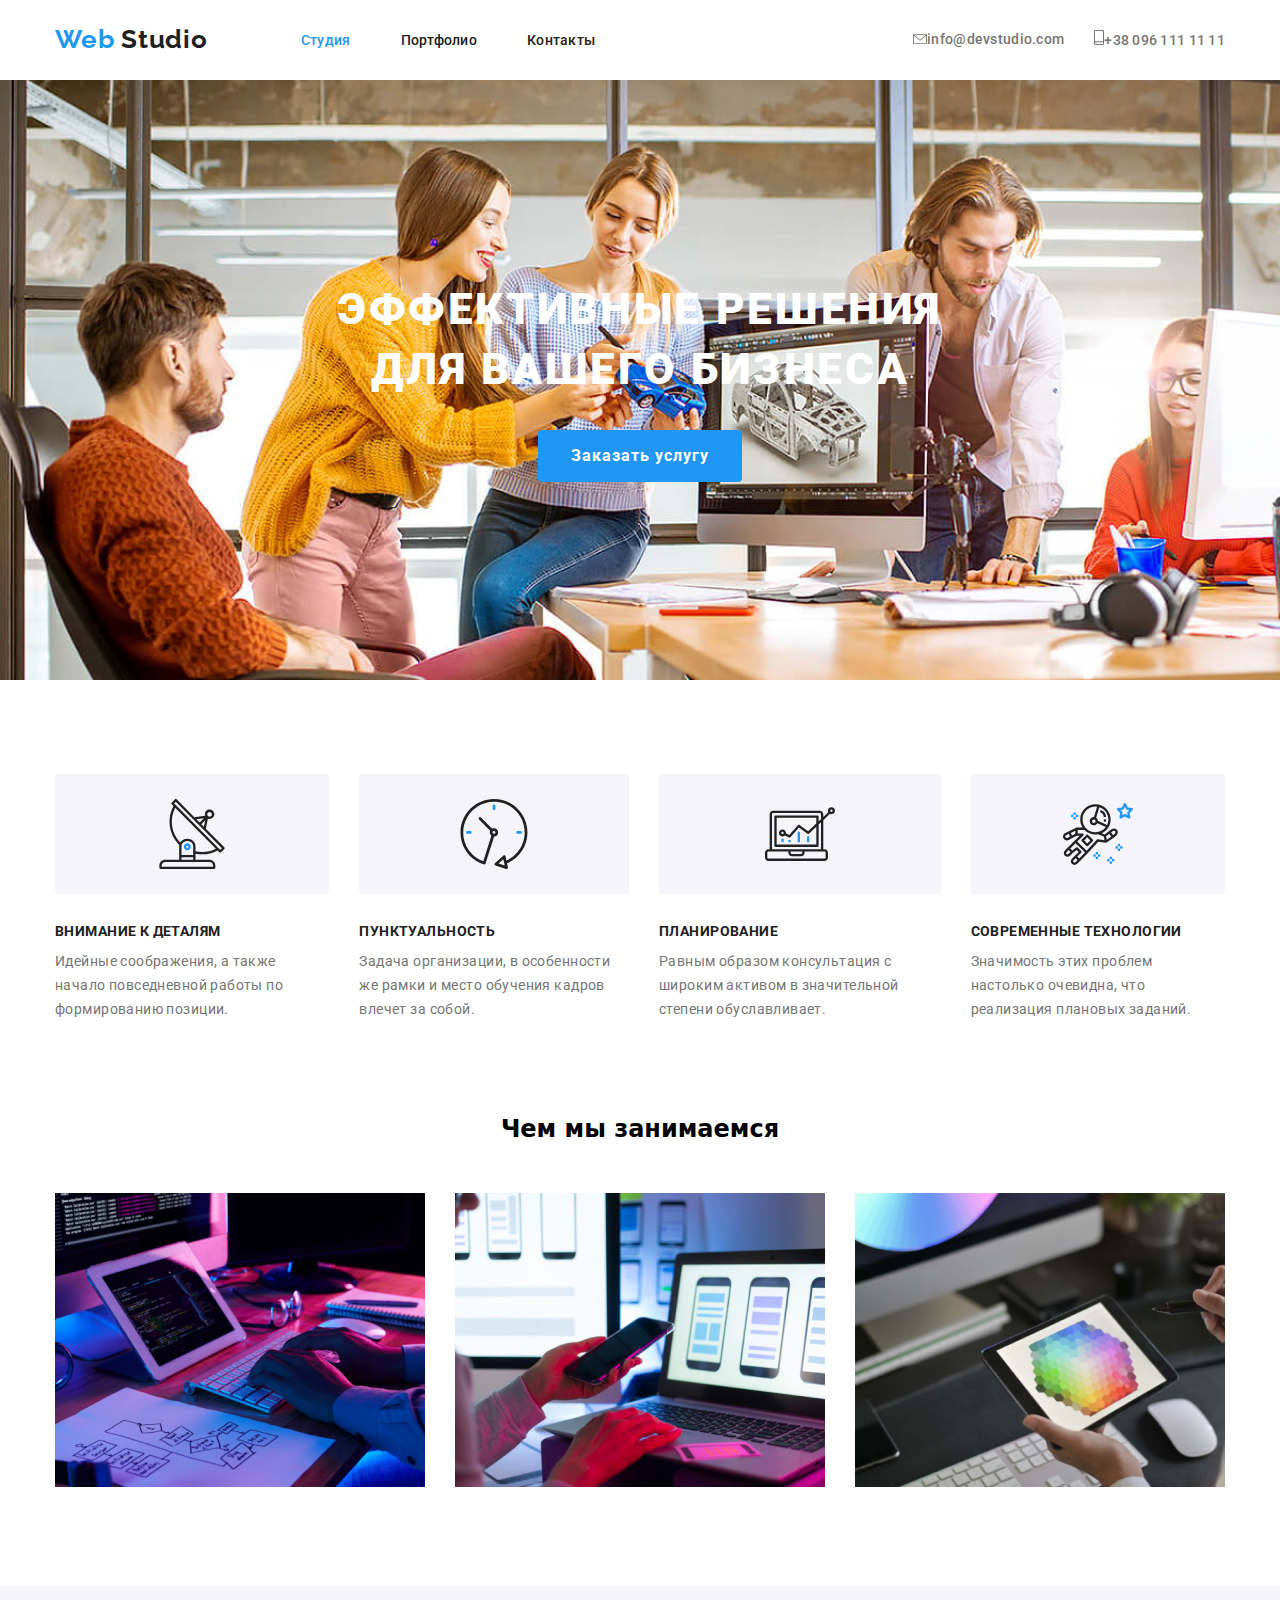
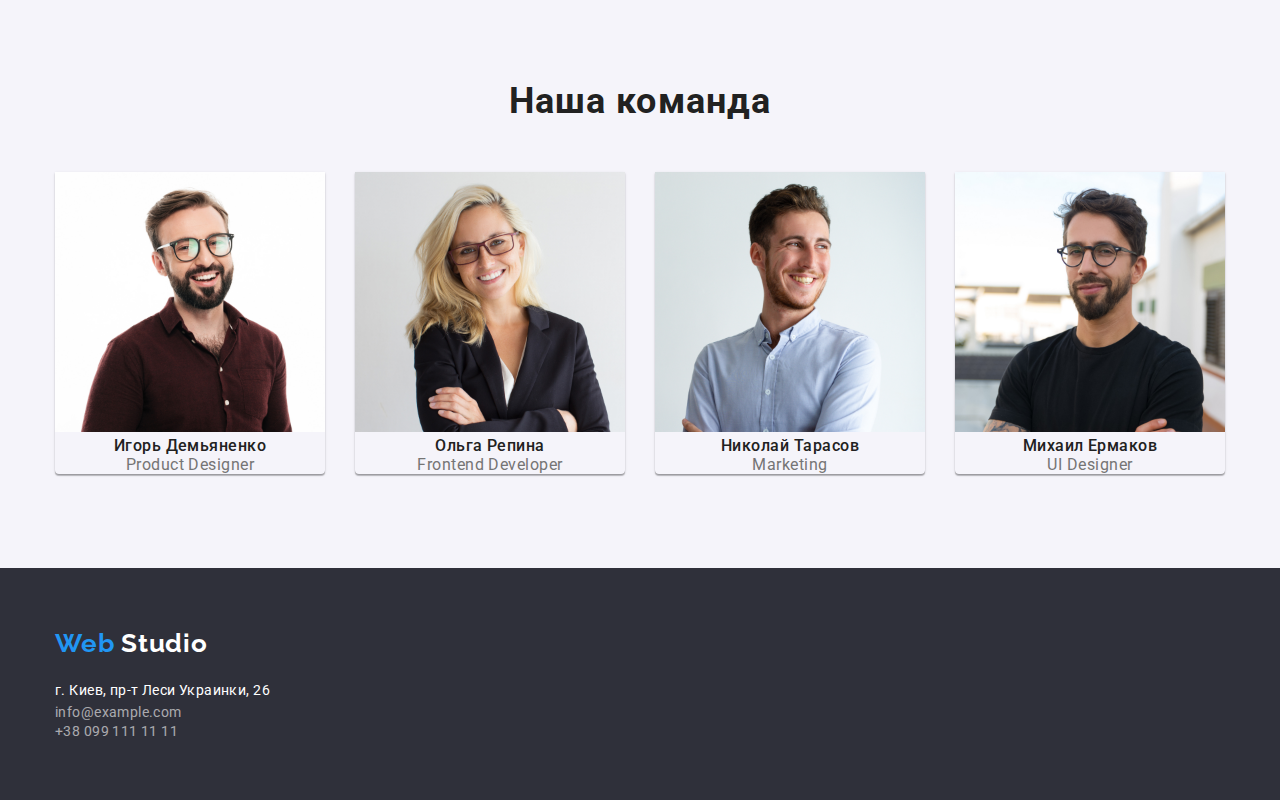
<file: index.html>
<!DOCTYPE html>
<html lang="ru">

<head>
    <meta charset="UTF-8" />
    <meta name="viewport" content="width=device-width, initial-scale=1.0" />
    <title>Студия</title>

    <link
        href="https://fonts.googleapis.com/css2?family=Raleway:wght@700&family=Roboto:wght@400;500;700;900&display=swap"
        rel="stylesheet"><!-- подключаем шрифт -->
    <link rel="stylesheet"
        href="https://cdnjs.cloudflare.com/ajax/libs/modern-normalize/0.7.0/modern-normalize.min.css" />
    <!-- нормализатор стилей -->
    <link rel="stylesheet" href="./css/styles.css">
    <!-- <link rel="stylesheet" href="./css/box.css"> -->
</head>

<body>
    <header>
        <div class="container flex">
            <nav class="main-nav flex">
                <a href="./index.html" class="logo link" aria-label="логотип" lang="en">
                    <span class="color">Web</span> Studio
                </a>
                <ul class="site-nav list flex">
                    <li class="item"><a href="./index.html" class="link current">Студия</a></li>
                    <li class="item"><a href="./portfolio.html" class="link">Портфолио</a></li>
                    <li class="item"><a href="#address" class="link">Контакты</a></li>
                </ul>
            </nav>

            <ul class="contacts list flex">
                <li class="item">
                    <a href="#" class="contacts-imail link">
                        <img src="./images/imail.svg" alt="значек имэйла">info@devstudio.com</a>
                </li>
                <li class="item">
                    <a href="tel:+380961111111" class="contacts-phone link">
                        <img src="./images/phone.svg" alt="значек телефона">+38 096 111
                        11
                        11</a>
                </li>
            </ul>
        </div>
    </header>


    <main>
        <section class="hero container-hero">
            <h1 class="hero-title">Эффективные решения для вашего бизнеса</h1>
            <button type="button" class="button">Заказать услугу </button>
        </section>


        <section class="section">
            <div class="container">
                <h2 hidden>Оссобенности</h2>
                <ul class="about list flex">
                    <li class="item">
                        <div class="img flex"><img src="./images/antenna.svg" alt="Спутниковая антена"></div>
                        <h3 class="section-title">Внимание к деталям</h3>
                        <p class="section-text">Идейные соображения, а также начало повседневной работы по формированию
                            позиции.</p>
                    </li>
                    <li class="item">
                        <div class="img flex"><img src="./images/clock.svg" alt="часы"></div>
                        <h3 class="section-title">Пунктуальность</h3>
                        <p class="section-text">Задача организации, в особенности же рамки и место обучения кадров
                            влечет за собой.
                        </p>
                    </li>
                    <li class="item">
                        <div class="img flex"><img src="./images/diagram.svg" alt="Компьютер с диаграмой"></div>
                        <h3 class="section-title">Планирование</h3>
                        <p class="section-text">Равным образом консультация с широким активом в значительной степени
                            обуславливает.
                        </p>
                    </li>
                    <li class="item">
                        <div class="img flex"><img src="./images/gagarin.svg" alt="Астронафт"></div>
                        <h3 class="section-title">Современные технологии</h3>
                        <p class="section-text">Значимость этих проблем настолько очевидна, что реализация плановых
                            заданий.</p>
                    </li>
                </ul>
            </div>
        </section>


        <section class="work">
            <div class="container">
                <h2 class="work-title">Чем мы занимаемся</h2>
                <ul class="list flex">
                    <li class="item">
                        <img src="./images/comp.jpg" alt="ноутбук" width="370" height="294">
                        <!-- <p class="work-text">Десктопные приложения</p> -->
                    </li>
                    <li class="item">
                        <img src="./images/Phone2.jpg" alt="телефон" width="370" height="294">
                        <!-- <p class="work-text">Мобильные приложения</p> -->
                    </li>
                    <li class="item">
                        <img src="./images/monitor.jpg" alt="монитор" width="370" height="294">
                        <!-- <p class="work-text">Дизайнерские решения</p> -->
                    </li>
                </ul>
            </div>
        </section>


        <section class="team">
            <div class="container">
                <h2 class="team-title">Наша команда</h2>
                <ul class="list flex">
                    <li class="item">
                        <img src="./images/nikolay-kucherenko.jpg" alt="Игорь Демьяненко" width="270" height="260">
                        <p class="team-name">Игорь Демьяненко</p>
                        <p class="team-position" lang="en">Product Designer</p>
                        <ul class="list">
                            <li>
                                <a href="#" class="link" target="_blank" aria-label="сылка на instagram"></a>
                            </li>
                            <li>
                                <a href="#" class="link" target="_blank" aria-label="сылка на twitter"></a>
                            </li>
                            <li>
                                <a href="#" class="link" target="_blank" aria-label="сылка на facebook"></a>
                            </li>
                            <li>
                                <a href="#" class="link" target="_blank" aria-label="сылка на linkedin"></a>
                            </li>
                        </ul>
                    </li>
                    <li class="item">
                        <img src="./images/olga-ivanova.jpg" alt="Ольга Репина" width="270" height="260">
                        <p class="team-name">Ольга Репина</p>
                        <p class="team-position" lang="en">Frontend Developer</p>
                        <ul class="list">
                            <li>
                                <a href="#" class="link" target="_blank" aria-label="сылка на instagram"></a>
                            </li>
                            <li>
                                <a href="#" class="link" target="_blank" aria-label="сылка на twitter"></a>
                            </li>
                            <li>
                                <a href="#" class="link" target="_blank" aria-label="сылка на facebook"></a>
                            </li>
                            <li>
                                <a href="#" target="_blank" aria-label="сылка на linkedin"></a>
                            </li>
                        </ul>
                    </li>
                    <li class="item">
                        <img src="./images/andrey-shevchenko.jpg" alt="Николай Тарасов" width="270" height="260">
                        <p class="team-name">Николай Тарасов</p>
                        <p class="team-position" lang="en">Marketing</p>
                        <ul class="list">
                            <li>
                                <a href="#" class="link" target="_blank" aria-label="сылка на instagram"></a>
                            </li>
                            <li>
                                <a href="#" class="link" target="_blank" aria-label="сылка на twitter"></a>
                            </li>
                            <li>
                                <a href="#" class="link" target="_blank" aria-label="сылка на facebook"></a>
                            </li>
                            <li>
                                <a href="#" class="link" target="_blank" aria-label="сылка на linkedin"></a>
                            </li>
                        </ul>
                    </li>
                    <li class="item">
                        <img src="./images/ivan-nikolaevich.jpg" alt="Михаил Ермаков" width="270" height="260">
                        <p class="team-name">Михаил Ермаков</p>
                        <p class="team-position" lang="en">UI Designer</p>
                        <ul class="list">
                            <li>
                                <a href="#" class="link" target="_blank" aria-label="сылка на instagram"></a>
                            </li>
                            <li>
                                <a href="#" class="link" target="_blank" aria-label="сылка на twitter"></a>
                            </li>
                            <li>
                                <a href="#" class="link" target="_blank" aria-label="сылка на facebook"></a>
                            </li>
                            <li>
                                <a href="#" class="link" target="_blank" aria-label="сылка на linkedin"></a>
                            </li>
                        </ul>
                    </li>
                </ul>
            </div>
        </section>

        <!-- <section>
            <h2 class="clients">Постоянные клиенты</h2>
            <ul class="list">
                <li><a href="#" target="_blank"><img src="./images/logo-1.svg" alt="сылка на логотип клиента 1"></a>
                </li>
                <li><a href="#" target="_blank"><img src="./images/logo-2.svg" alt="сылка на логотип клиента 2"></a>
                </li>
                <li><a href="#" target="_blank"><img src="./images/logo-3.svg" alt="сылка на логотип клиента 3"></a>
                </li>
                <li><a href="#" target="_blank"><img src="./images/logo-4.svg" alt="сылка на логотип клиента 4"></a>
                </li>
                <li><a href="#" target="_blank"><img src="./images/logo-5.svg" alt="сылка на логотип клиента 5"></a>
                </li>
                <li><a href="#" target="_blank"><img src="./images/logo-6.svg" alt="сылка на логотип клиента 6"></a>
                </li>
            </ul>
        </section> -->
    </main>


    <footer>
        <div class="container">
            <div class="first-contaner">
                <a href="./index.html" class="link logo-footer" aria-label="логотип" lang="en">
                    <span class="color">Web</span> Studio
                </a>
                <address id="address" class="adress-footer">
                    <a href="https://goo.gl/maps/UruoTMuBv4FQU7uC8" target="_blank" class="adress-text link">г. Киев,
                        пр-т
                        Леси Украинки, 26</a><br>
                    <a href="#" class="adress-imail link">info@example.com</a><br>
                    <a href="tel:+380961111111" class="adress-phone link">+38 099 111 11 11</a>
                </address>
            </div>

            <!--             
            <section class="connection">
                <h2 hidden >присоеденяйтесь</h2>
                <b class="connection-title">присоединяйтесь</b>
                <ul class="list">
                    <li>
                        <a href="#" target="_blank" aria-label="сылка на instagram"></a>
                    </li>
                    <li>
                        <a href="#" target="_blank" aria-label="сылка на twitter"></a>
                    </li>
                    <li>
                        <a href="#" target="_blank" aria-label="сылка на facebook"></a>
                    </li>
                    <li>
                        <a href="#" target="_blank" aria-label="сылка на linkedin"></a>
                    </li>
                </ul>
            </section>

            <div>
                <button type="button" class="button">Подписаться</button>
            </div>-->
        </div>
    </footer>
</body>

</html>
</file>
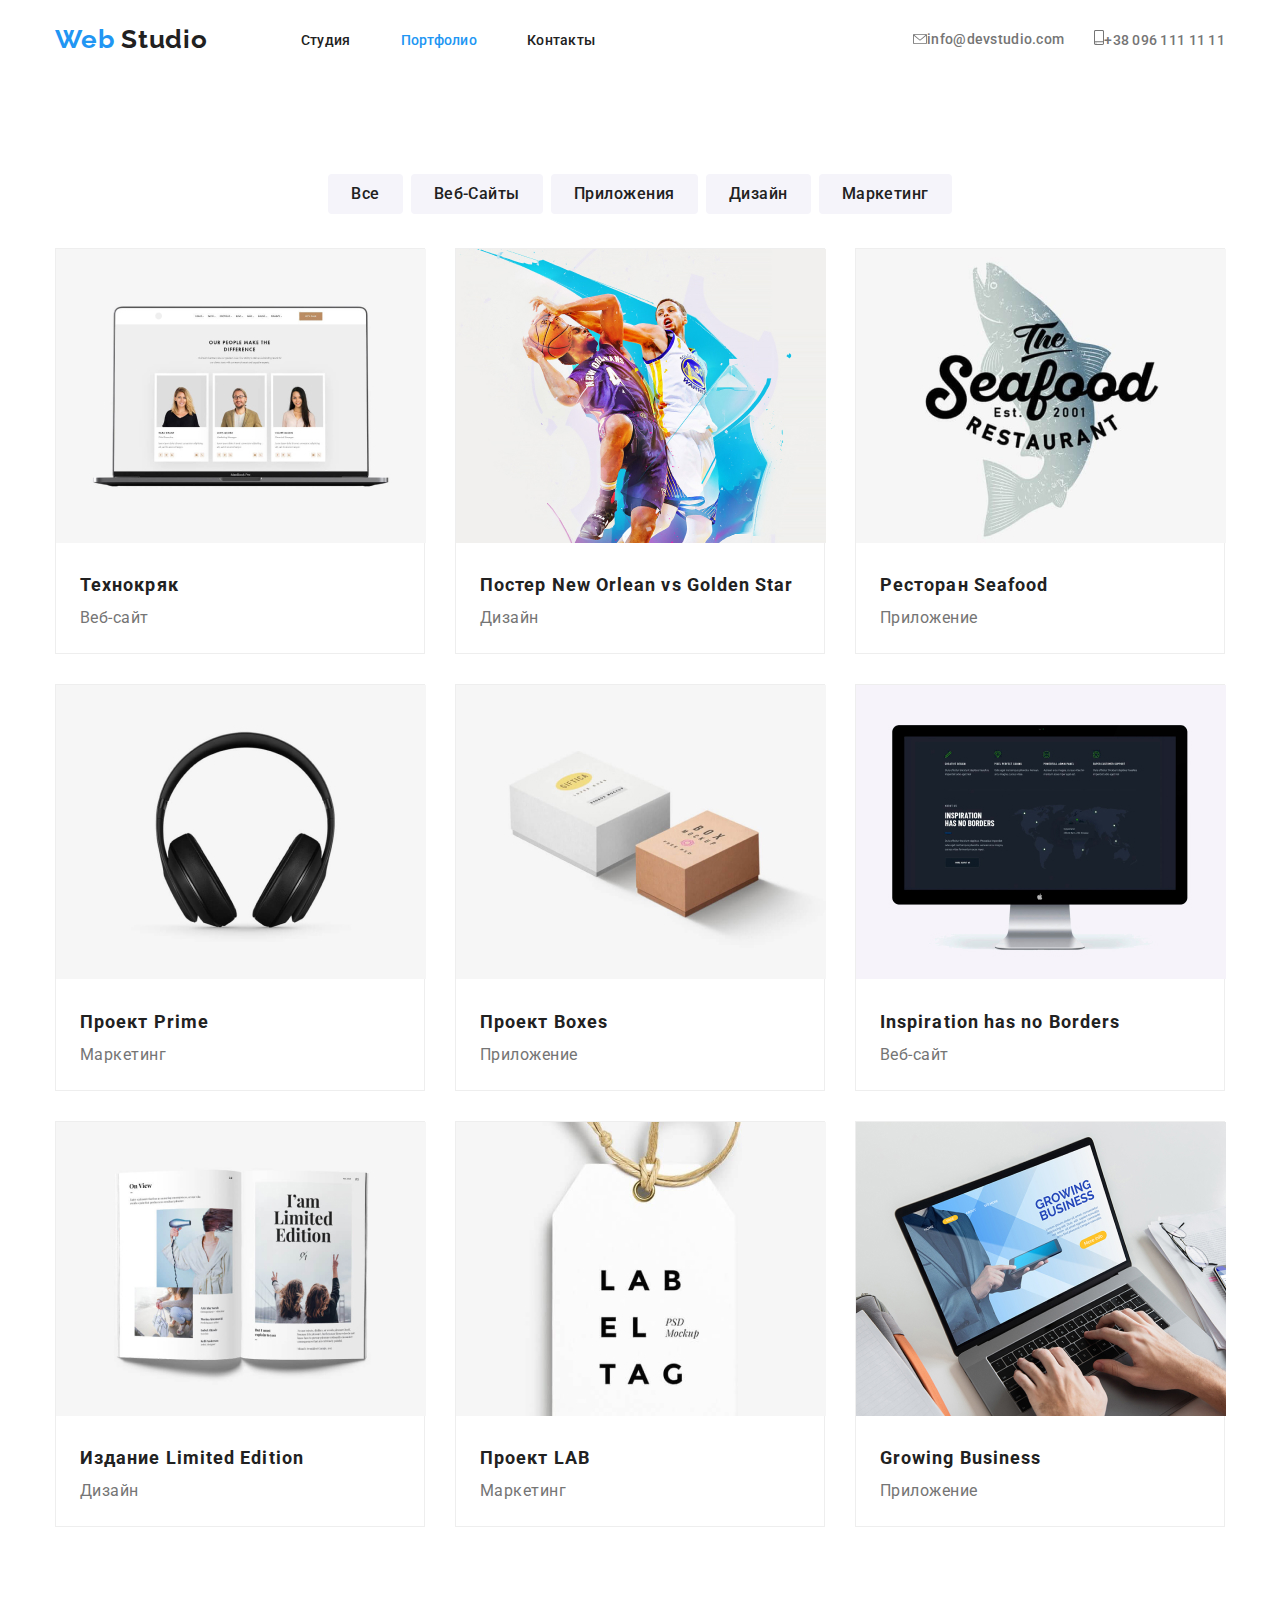
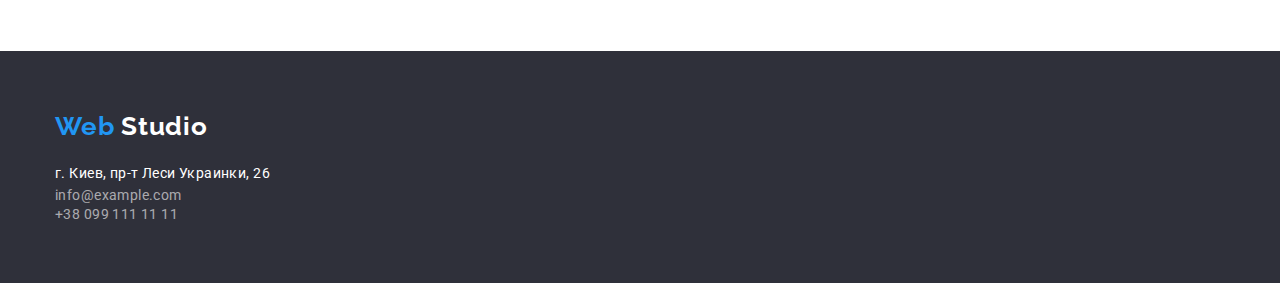
<file: portfolio.html>
<!DOCTYPE html>
<html lang="ru">

<head>
    <meta charset="UTF-8" />
    <meta name="viewport" content="width=device-width, initial-scale=1.0" />
    <title>Портфолио</title>
    <link href="https://fonts.googleapis.com/css2?family=Raleway:wght@700&family=Roboto:wght@500;700;900&display=swap"
        rel="stylesheet"><!-- подключаем шрифт -->
    <link rel="stylesheet"
        href="https://cdnjs.cloudflare.com/ajax/libs/modern-normalize/0.7.0/modern-normalize.min.css" />
    <!-- нормализатор стилей -->
    <link rel="stylesheet" href="./css/styles.css">

</head>

<body>
    <header>
        <div class="container flex">
            <nav class="main-nav flex">
                <a href="./index.html" class="logo link" aria-label="логотип" lang="en">
                    <span class="color">Web</span> Studio
                </a>
                <ul class="site-nav list flex">
                    <li class="item"><a href="./index.html" class="link">Студия</a></li>
                    <li class="item"><a href="./portfolio.html" class="link current">Портфолио</a></li>
                    <li class="item"><a href="#address" class="link">Контакты</a></li>
                </ul>
            </nav>

            <ul class="contacts list flex">
                <li class="item">
                    <a href="#" class="contacts-imail link">
                        <img src="./images/imail.svg" alt="значек имэйла">info@devstudio.com</a>
                </li>
                <li class="item">
                    <a href="tel:+380961111111" class="contacts-phone link">
                        <img src="./images/phone.svg" alt="значек телефона">+38 096 111
                        11
                        11</a>
                </li>
            </ul>
        </div>
    </header>


    <main>
        <nav class="portfolio">
            <div class="container">
                <ul class="list flex portfolio-buttons">
                    <li class="item">

                        <button type="button" class="radio-button">все</button>

                    </li>
                    <li class="item">

                        <button type="button" class="radio-button">веб-сайты</button>

                    </li>
                    <li class="item">

                        <button type="button" class="radio-button">приложения</button>

                    </li>
                    <li class="item">

                        <button type="button" class="radio-button">дизайн</button>

                    </li>
                    <li class="item">

                        <button type="button" class="radio-button">маркетинг</button>

                    </li>
                </ul>
                <ul class="list flex portfolio-filter">
                    <li class="item">
                        <a href="#" class="link">
                            <div class="container-active">
                                <img src="./images/images-portfolio/laptop.jpg" alt="портфолио" width="370"
                                    height="294">
                                <p class="example-active" hidden>Технокряк это современная площадка распространения
                                    коронавируса.
                                    Компании
                                    используют эту
                                    платформу для цифрового шпионажа и атак на защищённые сервера конкурентов.</p>
                            </div>
                            <div class="container-text">
                                <h2 class="example-titel">Технокряк</h2>
                                <p class="example-text">Веб-сайт</p>
                            </div>
                        </a>
                    </li>
                    <li class="item">
                        <a href="#" class="link">
                            <div class="container-active">
                                <img src="./images/images-portfolio/nba.jpg" alt="игроки нба" width="370" height="294">
                                <p class="example-active" hidden>Технокряк это современная площадка распространения
                                    коронавируса.
                                    Компании используют эту
                                    платформу для цифрового шпионажа и атак на защищённые сервера конкурентов.</p>
                            </div>
                            <div class="container-text">
                                <h2 class="example-titel">Постер New Orlean vs Golden Star</h2>
                                <p class="example-text">Дизайн</p>
                            </div>
                        </a>
                    </li>
                    <li class="item">
                        <a href="#" class="link">
                            <div class="container-active">
                                <img src="./images/images-portfolio/seafood.jpg" alt="морская еда" width="370"
                                    height="294">
                                <p class="example-active" hidden>Технокряк это современная площадка распространения
                                    коронавируса.
                                    Компании используют эту
                                    платформу для цифрового шпионажа и атак на защищённые сервера конкурентов.</p>
                            </div>
                            <div class="container-text">
                                <h2 class="example-titel">Ресторан Seafood</h2>
                                <p class="example-text">Приложение</p>
                            </div>
                        </a>
                    </li>
                    <li class="item">
                        <a href="#" class="link">
                            <div class="container-active">
                                <img src="./images/images-portfolio/headsed.jpg" alt="наушники" width="370"
                                    height="294">
                                <p class="example-active" hidden>Технокряк это современная площадка распространения
                                    коронавируса.
                                    Компании используют эту
                                    платформу для цифрового шпионажа и атак на защищённые сервера конкурентов.</p>
                            </div>
                            <div class="container-text">
                                <h2 class="example-titel">Проект Prime</h2>
                                <p class="example-text">Маркетинг</p>
                            </div>
                        </a>
                    </li>
                    <li class="item">
                        <a href="#" class="link">
                            <div class="container-active">
                                <img src="./images/images-portfolio/box.jpg" alt="коробки" width="370" height="294">
                                <p class="example-active" hidden>Технокряк это современная площадка распространения
                                    коронавируса.
                                    Компании используют эту
                                    платформу для цифрового шпионажа и атак на защищённые сервера конкурентов.</p>
                            </div>
                            <div class="container-text">
                                <h2 class="example-titel">Проект Boxes</h2>
                                <p class="example-text">Приложение</p>
                            </div>
                        </a>
                    </li>
                    <li class="item">
                        <a href="#" class="link">
                            <div class="container-active">
                                <img src="./images/comp2.jpg" alt="монитор" width="370" height="294">
                                <p class="example-active" hidden>Технокряк это современная площадка распространения
                                    коронавируса.
                                    Компании используют эту
                                    платформу для цифрового шпионажа и атак на защищённые сервера конкурентов.</p>
                            </div>
                            <div class="container-text">
                                <h2 class="example-titel">Inspiration has no Borders</h2>
                                <p class="example-text">Веб-сайт</p>
                            </div>
                        </a>
                    </li>
                    <li class="item">
                        <a href="#" class="link">
                            <div class="container-active">
                                <img src="./images/images-portfolio/book.jpg" alt="книга" width="370" height="294">
                                <p class="example-active" hidden>Технокряк это современная площадка распространения
                                    коронавируса.
                                    Компании используют эту
                                    платформу для цифрового шпионажа и атак на защищённые сервера конкурентов.</p>
                            </div>
                            <div class="container-text">
                                <h2 class="example-titel">Издание Limited Edition</h2>
                                <p class="example-text">Дизайн</p>
                            </div>
                        </a>
                    </li>
                    <li class="item">
                        <a href="#" class="link">
                            <div class="container-active">
                                <img src="./images/images-portfolio/label.jpg" alt="" width="370" height="294">
                                <p class="example-active" hidden>Технокряк это современная площадка распространения
                                    коронавируса.
                                    Компании используют эту
                                    платформу для цифрового шпионажа и атак на защищённые сервера конкурентов.</p>
                            </div>
                            <div class="container-text">
                                <h2 class="example-titel">Проект LAB</h2>
                                <p class="example-text">Маркетинг</p>
                            </div>
                        </a>
                    </li>
                    <li class="item">
                        <a href="#" class="link">
                            <div class="container-active">
                                <img src=" ./images/comp3.jpg" alt="ноутбук" width="370" height="294">
                                <p class="example-active" hidden>Технокряк это современная площадка распространения
                                    коронавируса.
                                    Компании используют эту
                                    платформу для цифрового шпионажа и атак на защищённые сервера конкурентов.</p>
                            </div>
                            <div class="container-text">
                                <h2 class="example-titel">Growing Business</h2>
                                <p class="example-text">Приложение</p>
                            </div>
                        </a>
                    </li>
                </ul>
            </div>
        </nav>
    </main>

    <footer>
        <div class="container">
            <div class="first-contaner">
                <a href="./index.html" class="link logo-footer" aria-label="логотип" lang="en">
                    <span class="color">Web</span> Studio
                </a>
                <address id="address" class="adress-footer">
                    <a href="https://goo.gl/maps/UruoTMuBv4FQU7uC8" target="_blank" class="adress-text link">г. Киев,
                        пр-т
                        Леси Украинки, 26</a><br>
                    <a href="#" class="adress-imail link">info@example.com</a><br>
                    <a href="tel:+380961111111" class="adress-phone link">+38 099 111 11 11</a>
                </address>
            </div>

            <!--             
                <section class="connection">
                    <h2 hidden >присоеденяйтесь</h2>
                    <b class="connection-title">присоединяйтесь</b>
                    <ul class="list">
                        <li>
                            <a href="#" target="_blank" aria-label="сылка на instagram"></a>
                        </li>
                        <li>
                            <a href="#" target="_blank" aria-label="сылка на twitter"></a>
                        </li>
                        <li>
                            <a href="#" target="_blank" aria-label="сылка на facebook"></a>
                        </li>
                        <li>
                            <a href="#" target="_blank" aria-label="сылка на linkedin"></a>
                        </li>
                    </ul>
                </section>
    
                <div>
                    <button type="button" class="button">Подписаться</button>
                </div>-->
        </div>
    </footer>
</body>

</html>
</file>
<file: css/styles.css>
:root {
  --heading-text-color: #212121;
  --active-text-color: #2196f3;
  --title-text-color: #757575;
  --interactive-text-color: #ffffff;
  --bg: #f5f4fa;
}

.link {
  margin: 0;
  padding: 0;

  text-decoration: none;
  color: var(--heading-text-color);
}

.list {
  list-style: none;
  margin: 0;
  padding: 0;
}

.flex {
  display: flex;
}

.container {
  align-items: center;
  max-width: 1200px;
  margin-left: auto;
  margin-right: auto;
  padding-left: 15px;
  padding-right: 15px;
}

/* HEADER */

/*  logo */

.logo {
  padding-top: 24px;
  padding-bottom: 25px;

  font-family: Raleway;
  font-style: normal;
  font-weight: 700;
  font-size: 26px;
  line-height: 1.19;
  letter-spacing: 0.03em;
  color: var(--heading-text-color);
}

.color {
  color: var(--active-text-color);
}

/* Навигация */
.main-nav {
  align-items: center;
}

.site-nav {
  margin-left: 93px;
}

.site-nav .item + .item {
  margin-left: 50px;
}

.site-nav .link {
  /* display: block; */
  font-family: Roboto;
  font-weight: 500;
  font-size: 14px;
  line-height: 1.14;
  letter-spacing: 0.02em;
}

.site-nav .link:hover,
.site-nav .link:focus {
  color: var(--active-text-color);
}

.current {
  color: var(--active-text-color);
}

/* контакты */
.contacts {
  align-items: center;
  margin-left: auto;

  font-family: Roboto;
  font-style: normal;
  font-weight: 500;
  font-size: 14px;
  line-height: 1.14;
  letter-spacing: 0.02em;
}

.contacts .item {
  align-items: center;
}

.contacts .item + .item {
  margin-left: 30px;
}

.contacts-imail,
.contacts-phone {
  color: var(--title-text-color);
}
.contacts .contacts-imail:hover,
.contacts .contacts-imail:focus,
.contacts .contacts-phone:hover,
.contacts .contacts-phone:focus {
  color: var(--active-text-color);
}

/* main */

/* Baner */

.hero-title {
  padding: 0;
  margin-top: 0;
  margin-bottom: 30px;
  margin-left: auto;
  margin-right: auto;
  width: 696px;

  font-family: 'Roboto';
  font-style: normal;
  font-weight: 900;
  font-size: 44px;
  line-height: 1.363;
  text-align: center;
  letter-spacing: 0.06em;
  text-transform: uppercase;
  color: var(--interactive-text-color);
}

.container-hero {
  background-image: url(../images/baner.jpg);
  max-width: 1600px;
  height: 600px;
  padding-top: 200px;
}

/* button */

.button {
  display: block;
  padding-top: 10px;
  padding-right: 32px;
  padding-bottom: 10px;
  padding-left: 32px;
  border-color: var(--active-text-color);
  border-radius: 4px;
  border: 1px solid transparent;
  margin-left: auto;
  margin-right: auto;

  font-family: Roboto;
  font-style: normal;
  font-weight: 700;
  font-size: 16px;
  line-height: 1.88;
  letter-spacing: 0.06em;
  text-align: center;
  color: var(--interactive-text-color);
  background-color: var(--active-text-color);
}

.radio-button {
  padding-top: 6px;
  padding-right: 22px;
  padding-bottom: 6px;
  padding-left: 22px;

  font-family: Roboto;
  font-style: normal;
  font-weight: 500;
  font-size: 16px;
  line-height: 1.62;
  text-align: center;
  letter-spacing: 0.03em;
  text-transform: capitalize;
  border-radius: 4px;
  border: 1px solid transparent;

  color: var(--heading-text-color);
  background: var(--bg);
}
.radio-button:hover,
.radio-button:focus {
  color: var(--interactive-text-color);
  background: var(--active-text-color);
}

.portfolio-buttons .item + .item {
  margin-left: 8px;
}

/* оссобенности */
/* about */

.section {
  padding-top: 94px;
}

.about .flex {
  flex-wrap: wrap;
}

.about .item {
  width: calc((100% - 30 * 3) / 4);
}

.about .item + .item {
  margin-left: 30px;
}

.about .img {
  justify-content: center;
  align-content: center;
  height: 120px;
  background-color: var(--bg);
  border-radius: 4px;
}

.section-title {
  margin: 0;
  margin-bottom: 10;
  padding-top: 30px;

  font-family: Roboto;
  font-style: normal;
  font-weight: 700;
  font-size: 14px;
  line-height: 1.14;
  letter-spacing: 0.03em;
  text-transform: uppercase;
  color: var(--heading-text-color);
}

.section-text {
  margin: 0;
  padding-top: 10px;

  font-family: Roboto;
  font-style: normal;
  font-weight: 400;
  font-size: 14px;
  line-height: 1.71;
  letter-spacing: 0.03em;
  color: var(--title-text-color);
}

/* чем мы занимаемся */
.work {
  padding-top: 94px;
  padding-bottom: 94px;
}

.work .item {
  width: calc((100% - 30 * 2) / 3);
}

.work .item + .item {
  margin-left: 30px;
}

.work-title {
  margin: 0;
  margin-bottom: 50px;
  text-align: center;
}

.work-totel {
  font-family: Roboto;
  font-style: normal;
  font-weight: 700;
  font-size: 36px;
  line-height: 1.17;
  letter-spacing: 0.03em;
  color: var(--heading-text-color);
}

.work-text {
  margin: 0;

  font-family: Roboto;
  font-style: normal;
  font-weight: 700;
  font-size: 14px;
  line-height: 1.14;
  letter-spacing: 0.03em;
  text-transform: uppercase;
  color: var(--interactive-text-color);
  background: rgba(47, 48, 58, 0.8); /* что бы видно было текст */
}

/* НАША КОМАНДА */

.team {
  padding-top: 94px;
  padding-bottom: 94px;
  background: var(--bg);
}

.team .container {
  flex-direction: column;
}

.team-title {
  margin: 0;
  margin-bottom: 50px;
  text-align: center;

  font-family: Roboto;
  font-style: normal;
  font-weight: 700;
  font-size: 36px;
  line-height: 1.17;
  letter-spacing: 0.03em;
  color: var(--heading-text-color);
}

.team .item + .item {
  margin-left: 30px;
}

.team .item {
  width: calc((100% - 30 * 3) / 4);
  box-shadow: 0px 1px 3px rgba(0, 0, 0, 0.12), 0px 1px 1px rgba(0, 0, 0, 0.14),
    0px 2px 1px rgba(0, 0, 0, 0.2);
  border-radius: 0px 0px 4px 4px;
}

.team-name {
  margin: 0;
  font-family: Roboto;
  font-style: normal;
  font-weight: 500;
  font-size: 16px;
  line-height: 1.19;
  text-align: center;
  letter-spacing: 0.03em;
  color: var(--heading-text-color);
}

.team-position {
  margin: 0;
  font-family: Roboto;
  font-style: normal;
  font-weight: 400;
  font-size: 16px;
  line-height: 1.19;
  text-align: center;
  letter-spacing: 0.03em;
  color: var(--title-text-color);
}

/* footer */

footer {
  background: #2f303a;
  padding-top: 60px;
  padding-bottom: 60px;
}

.logo-footer {
  color: var(--interactive-text-color);
  font-family: Raleway;
  font-style: normal;
  font-weight: 700;
  font-size: 26px;
  line-height: 1.192;

  letter-spacing: 0.03em;
}

.adress-footer {
  padding-top: 20px;
}

.adress-text {
  font-family: Roboto;
  font-style: normal;
  font-weight: 400;
  font-size: 14px;
  line-height: 1.71;
  letter-spacing: 0.03em;
  color: var(--interactive-text-color);
}

.adress-imail {
  padding-top: 9px;

  font-family: Roboto;
  font-style: normal;
  font-weight: 400;
  font-size: 14px;
  line-height: 1.17;
  letter-spacing: 0.03em;
  color: rgba(255, 255, 255, 0.6);
}

.adress-phone {
  padding-top: 9px;

  font-family: Roboto;
  font-style: normal;
  font-weight: 400;
  font-size: 14px;
  line-height: 1.17;
  letter-spacing: 0.03em;
  color: rgba(255, 255, 255, 0.6);
}

.connection-title {
  font-family: Roboto;
  font-style: normal;
  font-weight: 700;
  font-size: 14px;
  line-height: 1.14;
  letter-spacing: 0.03em;
  text-transform: uppercase;
  color: var(--interactive-text-color);
}

/* портфолио */
/* main */
/* 

} */

.portfolio {
  padding-top: 94px;
  padding-bottom: 94px;
}

.portfolio-buttons {
  justify-content: center;
}

.portfolio-filter .item {
  width: 370px;
  height: calc((100% - 30 * 2) / 3);
}

.container-text {
  padding-top: 20px;
  padding-bottom: 20px;
  padding-left: 24px;
}

.example-titel {
  margin: 0;
  margin-bottom: 4 px;
  font-family: Roboto;
  font-style: normal;
  font-weight: 700;
  font-size: 18px;
  line-height: 2;
  letter-spacing: 0.06em;
  color: var(--heading-text-color);
}

.example-text {
  margin: 0;
  font-family: Roboto;
  font-style: normal;
  font-weight: 400;
  font-size: 16px;
  line-height: 1.88;
  letter-spacing: 0.03em;
  color: var(--title-text-color);
}

.example-active {
  margin: 0;
  font-family: Roboto;
  font-style: normal;
  font-weight: 400;
  font-size: 18px;
  line-height: 1.56;
  letter-spacing: 0.03em;
  color: var(--interactive-text-color);
  background: var(--active-text-color); /* на время*/
}

.portfolio-filter {
  flex-wrap: wrap;
  padding-top: 34px;
}

.portfolio-filter .item {
  margin-right: 30px;
  margin-bottom: 30px;

  border: 1px solid #eeeeee;
}

.portfolio-filter .item:nth-child(3n) {
  margin-right: 0;
}

.portfolio-filter.item:nth-last-child(-n + 3) {
  margin-bottom: 0;
}

/* .item.header-container {
  width: ;
  height: ;


} */
</file>
